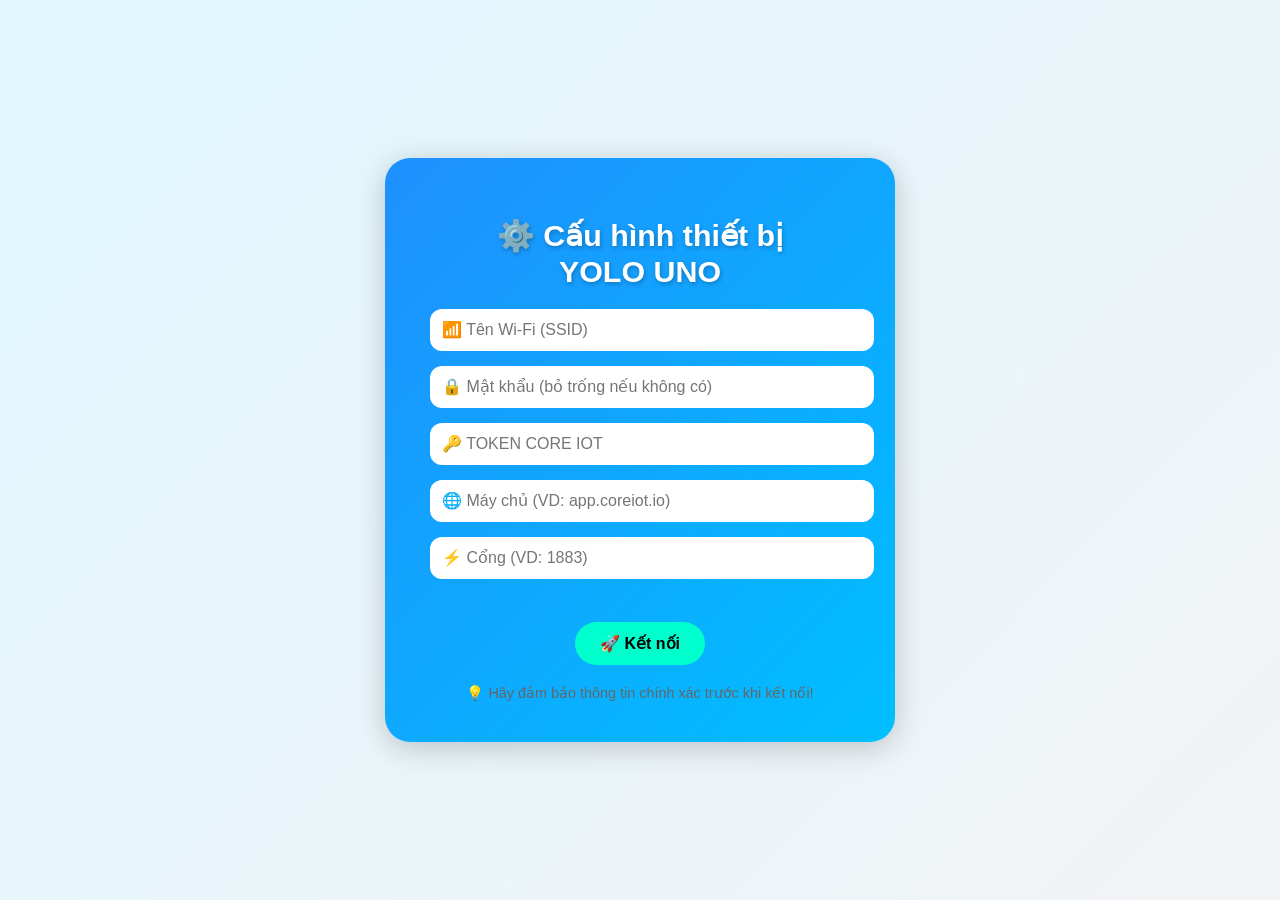
<file: test.html>
<!DOCTYPE html>
<html lang="vi">

<head>
    <meta charset="UTF-8">
    <meta name="viewport" content="width=device-width, initial-scale=1.0">
    <title>⚙️ Cấu hình Wi-Fi YOLO UNO</title>
    <style>
        body {
            font-family: "Segoe UI", Arial, sans-serif;
            background: linear-gradient(135deg, #e0f7ff, #f2f3f5);
            color: #333;
            text-align: center;
            margin: 0;
            height: 100vh;
            display: flex;
            flex-direction: column;
            align-items: center;
            justify-content: center;
        }

        .container {
            background: linear-gradient(135deg, #1e90ff, #00bfff);
            padding: 40px 45px;
            border-radius: 25px;
            box-shadow: 0 6px 30px rgba(0, 0, 0, 0.2);
            width: 90%;
            max-width: 420px;
            color: #f2f3f5;
            animation: fadeIn 1s ease-in-out;
        }

        @keyframes fadeIn {
            from {
                opacity: 0;
                transform: scale(0.95);
            }

            to {
                opacity: 1;
                transform: scale(1);
            }
        }

        h1 {
            font-size: 1.9em;
            margin-bottom: 20px;
            color: #fff;
            text-shadow: 1px 2px 4px rgba(0, 0, 0, 0.25);
        }

        input[type=text],
        input[type=password] {
            width: 100%;
            padding: 12px;
            border: none;
            border-radius: 12px;
            font-size: 1em;
            margin-bottom: 15px;
            outline: none;
            transition: all 0.3s ease;
        }

        input[type=text]:focus,
        input[type=password]:focus {
            box-shadow: 0 0 10px #00ffcc;
            transform: scale(1.02);
        }

        button {
            margin-top: 10px;
            background: #00ffcc;
            color: #000;
            font-weight: bold;
            border: none;
            border-radius: 25px;
            padding: 12px 25px;
            cursor: pointer;
            transition: all 0.3s ease;
            font-size: 1em;
        }

        button:hover {
            background: #00e0b0;
            transform: scale(1.07);
        }

        #msg {
            margin-top: 15px;
            font-weight: 500;
            font-size: 1em;
            color: #fff;
        }

        .emoji {
            font-size: 1.3em;
            margin-right: 6px;
        }

        .footer {
            margin-top: 20px;
            font-size: 0.9em;
            color: #666;
        }
    </style>
</head>

<body>
    <div class="container">
        <h1>⚙️ Cấu hình thiết bị <br> <strong>YOLO UNO</strong></h1>
        <form id="ConfigForm">
            <input name="ssid" id="ssid" type="text" placeholder="📶 Tên Wi-Fi (SSID)" required><br>
            <input name="password" id="pass" type="password" placeholder="🔒 Mật khẩu (bỏ trống nếu không có)"><br>
            <input name="token" id="token" type="text" placeholder="🔑 TOKEN CORE IOT" required><br>
            <input name="server" id="server" type="text" placeholder="🌐 Máy chủ (VD: app.coreiot.io)" required><br>
            <input name="port" id="port" type="text" placeholder="⚡ Cổng (VD: 1883)" required><br><br>
            <button type="submit">🚀 Kết nối</button>
        </form>
        <div id="msg"></div>
        <div class="footer">💡 Hãy đảm bảo thông tin chính xác trước khi kết nối!</div>
    </div>

    <script>
        document.getElementById('ConfigForm').onsubmit = function (e) {
            e.preventDefault();
            let ssid = document.getElementById('ssid').value;
            let pass = document.getElementById('pass').value;
            let token = document.getElementById('token').value;
            let server = document.getElementById('server').value;
            let port = document.getElementById('port').value;

            document.getElementById('msg').innerText = "🔄 Đang gửi thông tin...";

            fetch(`/connect?ssid=${encodeURIComponent(ssid)}&pass=${encodeURIComponent(pass)}&token=${encodeURIComponent(token)}&server=${encodeURIComponent(server)}&port=${encodeURIComponent(port)}`)
                .then(r => r.text())
                .then(msg => {
                    document.getElementById('msg').innerText = msg.includes("Thành công") ? "✅ " + msg : "❌ " + msg;
                })
                .catch(err => {
                    document.getElementById('msg').innerText = "⚠️ Lỗi kết nối tới thiết bị!";
                });
        };
    </script>
</body>

</html>
</file>
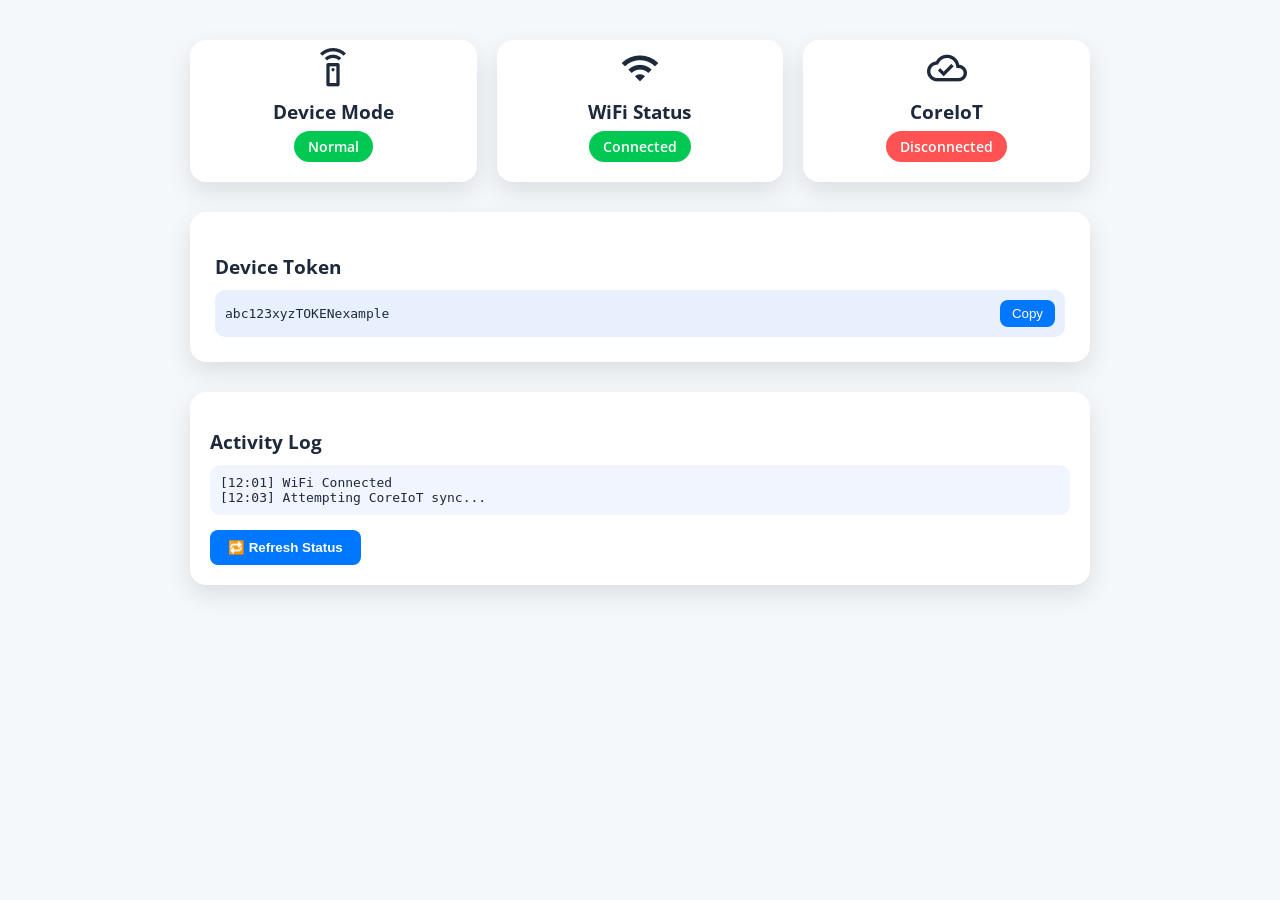
<file: data/cloud.html>
<!DOCTYPE html>
<html lang="en">

<head>
    <meta charset="UTF-8">
    <meta name="viewport" content="width=device-width, initial-scale=1.0">
    <title>Cloud Monitor</title>
    <link href="https://fonts.googleapis.com/css2?family=Open+Sans:wght@400;600;700&display=swap" rel="stylesheet">
    <link href="https://fonts.googleapis.com/icon?family=Material+Icons+Outlined" rel="stylesheet">
    <link rel="stylesheet" href="style.css">

    <style>
        :root {
            --iot-bg: #f4f8fb;
            --iot-primary: #0a3d62;
            --iot-accent: #0077ff;
            --iot-success: #00c853;
            --iot-danger: #ff5252;
            --iot-warning: #ffb300;
            --iot-shadow: 0 10px 25px rgba(0, 0, 0, 0.1);
        }

        body {
            background: var(--iot-bg);
            font-family: 'Open Sans', sans-serif;
            color: #1e293b;
            margin: 0;
        }

        .cloud-container {
            padding: 40px;
            max-width: 900px;
            margin: auto;
        }

        .cloud-header {
            display: flex;
            justify-content: space-between;
            align-items: center;
            margin-bottom: 30px;
        }

        .cloud-header h1 {
            font-size: 1.8rem;
            color: var(--iot-primary);
        }

        .back-link {
            text-decoration: none;
            color: var(--iot-accent);
            font-weight: 600;
            display: flex;
            align-items: center;
            gap: 6px;
        }

        /* Status cards */
        .status-grid {
            display: grid;
            grid-template-columns: repeat(auto-fit, minmax(220px, 1fr));
            gap: 20px;
            margin-bottom: 30px;
        }

        .status-card {
            background: #fff;
            border-radius: 16px;
            padding: 20px;
            box-shadow: var(--iot-shadow);
            text-align: center;
        }

        .status-card .material-icons-outlined {
            font-size: 40px;
            margin-bottom: 8px;
        }

        .status-card h2 {
            font-size: 1.2rem;
            margin-bottom: 6px;
        }

        .status-badge {
            display: inline-block;
            padding: 6px 14px;
            border-radius: 20px;
            font-weight: 600;
            font-size: 0.9rem;
            color: #fff;
        }

        .status-online {
            background: var(--iot-success);
        }

        .status-offline {
            background: var(--iot-danger);
        }

        .status-warning {
            background: var(--iot-warning);
            color: #222;
        }

        /* Token Card */
        .token-card {
            background: #fff;
            border-radius: 16px;
            box-shadow: var(--iot-shadow);
            padding: 25px;
            margin-bottom: 30px;
        }

        .token-card h2 {
            font-size: 1.2rem;
            margin-bottom: 10px;
        }

        .token-display {
            background: #e8f0fe;
            padding: 10px;
            border-radius: 10px;
            font-family: monospace;
            display: flex;
            justify-content: space-between;
            align-items: center;
        }

        .token-display button {
            background: var(--iot-accent);
            color: white;
            border: none;
            border-radius: 8px;
            padding: 6px 12px;
            cursor: pointer;
        }

        /* Log Card */
        .log-card {
            background: #fff;
            border-radius: 16px;
            box-shadow: var(--iot-shadow);
            padding: 20px;
        }

        .log-card h2 {
            font-size: 1.2rem;
            margin-bottom: 10px;
        }

        .log-content {
            background: #f0f5ff;
            border-radius: 10px;
            padding: 10px;
            font-family: monospace;
            max-height: 200px;
            overflow-y: auto;
        }

        .refresh-btn {
            margin-top: 15px;
            background: var(--iot-accent);
            color: white;
            border: none;
            border-radius: 8px;
            padding: 10px 18px;
            cursor: pointer;
            font-weight: 600;
            transition: all 0.2s ease;
        }

        .refresh-btn:hover {
            transform: scale(1.05);
            background: #005ed4;
        }
    </style>
</head>

<body>
    <div class="cloud-container">

        <div class="status-grid">
            <div class="status-card">
                <span class="material-icons-outlined">settings_remote</span>
                <h2>Device Mode</h2>
                <span class="status-badge status-online" id="modeStatus">Normal</span>
            </div>
            <div class="status-card">
                <span class="material-icons-outlined">wifi</span>
                <h2>WiFi Status</h2>
                <span class="status-badge status-online" id="wifiStatus">Connected</span>
            </div>
            <div class="status-card">
                <span class="material-icons-outlined">cloud_done</span>
                <h2>CoreIoT</h2>
                <span class="status-badge status-offline" id="cloudStatus">Disconnected</span>
            </div>
        </div>

        <div class="token-card">
            <h2>Device Token</h2>
            <div class="token-display">
                <span id="tokenValue">abc123xyzTOKENexample</span>
                <button onclick="copyToken()">Copy</button>
            </div>
        </div>

        <div class="log-card">
            <h2>Activity Log</h2>
            <div class="log-content" id="logContent">
                [12:01] WiFi Connected<br>
                [12:03] Attempting CoreIoT sync...
            </div>
            <button class="refresh-btn" onclick="refreshStatus()">🔁 Refresh Status</button>
        </div>
    </div>

    <script>
        function copyToken() {
            const token = document.getElementById("tokenValue").innerText;
            navigator.clipboard.writeText(token);
            alert("Token copied to clipboard!");
        }

        function refreshStatus() {
            // 🔹 Giả lập cập nhật trạng thái
            document.getElementById("cloudStatus").innerText = "Connected";
            document.getElementById("cloudStatus").className = "status-badge status-online";
            document.getElementById("logContent").innerHTML += "<br>[" + new Date().toLocaleTimeString() + "] Cloud reconnected ✅";
        }

    </script>
</body>

</html>
</file>
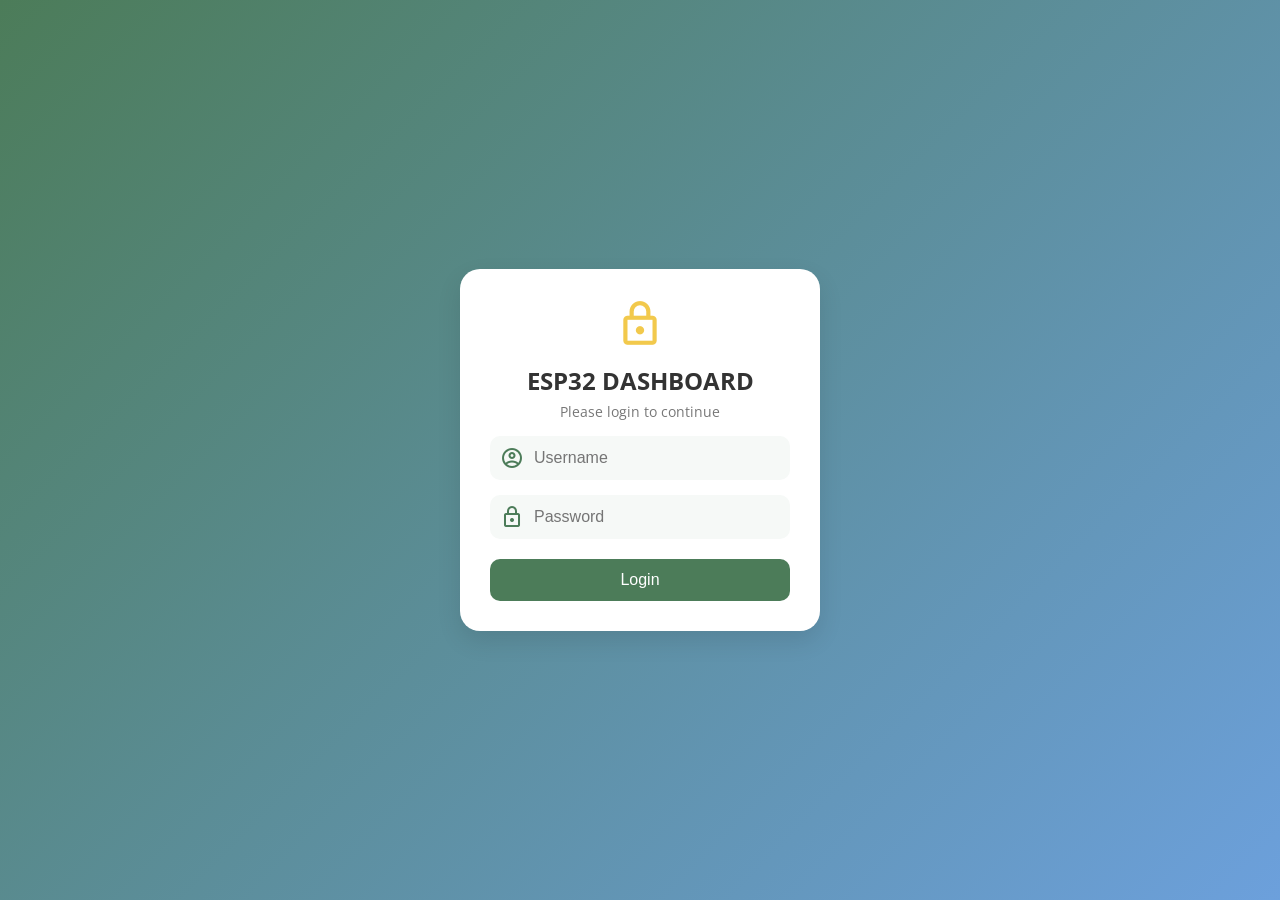
<file: data/login.html>
<!DOCTYPE html>
<html lang="en">

<head>
    <meta charset="UTF-8">
    <meta name="viewport" content="width=device-width, initial-scale=1.0">
    <title>ESP32 Dashboard - Login</title>

    <!-- Open Sans Font -->
    <link href="https://fonts.googleapis.com/css2?family=Open+Sans:wght@300;400;600;700&display=swap" rel="stylesheet">

    <!-- Material Icons -->
    <link href="https://fonts.googleapis.com/icon?family=Material+Icons+Outlined" rel="stylesheet">

    <style>
        :root {
            --agro-green-dark: #4C7C59;
            --agro-green-light: #8FB88F;
            --agro-yellow: #F2C94C;
            --agro-blue: #6CA0DC;
            --agro-bg-light: #f6f9f7;
            --agro-text-dark: #333;
        }

        * {
            margin: 0;
            padding: 0;
            box-sizing: border-box;
        }

        body {
            font-family: 'Open Sans', sans-serif;
            background: linear-gradient(135deg, var(--agro-green-dark), var(--agro-blue));
            display: flex;
            justify-content: center;
            align-items: center;
            height: 100vh;
        }

        .login-container {
            width: 100%;
            max-width: 400px;
            padding: 20px;
        }

        .login-box {
            background-color: #fff;
            border-radius: 20px;
            padding: 30px;
            box-shadow: 0 10px 25px rgba(0, 0, 0, 0.1);
            text-align: center;
        }

        .login-header span {
            font-size: 50px;
            color: var(--agro-yellow);
        }

        .login-header h2 {
            margin: 10px 0 5px;
            font-size: 1.5rem;
            color: var(--agro-text-dark);
        }

        .login-header p {
            font-size: 0.9rem;
            color: #777;
        }

        .input-group {
            display: flex;
            align-items: center;
            background-color: var(--agro-bg-light);
            border-radius: 10px;
            padding: 10px;
            margin-top: 15px;
        }

        .input-group span {
            font-size: 24px;
            color: var(--agro-green-dark);
            margin-right: 10px;
        }

        .input-group input {
            border: none;
            outline: none;
            background: none;
            flex: 1;
            font-size: 1rem;
            color: var(--agro-text-dark);
        }

        .login-btn {
            background-color: var(--agro-green-dark);
            color: white;
            padding: 12px;
            width: 100%;
            border: none;
            border-radius: 10px;
            margin-top: 20px;
            font-size: 1rem;
            cursor: pointer;
            transition: background 0.3s ease;
        }

        .login-btn:hover {
            background-color: var(--agro-green-light);
        }
    </style>
</head>

<body>
    <div class="login-container">
        <div class="login-box">
            <div class="login-header">
                <span class="material-icons-outlined">lock</span>
                <h2>ESP32 DASHBOARD</h2>
                <p>Please login to continue</p>
            </div>
            <form id="loginForm">
                <div class="input-group">
                    <span class="material-icons-outlined">account_circle</span>
                    <input type="text" placeholder="Username" id="username" required>
                </div>
                <div class="input-group">
                    <span class="material-icons-outlined">lock</span>
                    <input type="password" placeholder="Password" id="password" required>
                </div>
                <button type="submit" class="login-btn">Login</button>
            </form>
        </div>
    </div>

    <script>
        // Simple login check (for demo)
        document.getElementById("loginForm").addEventListener("submit", function (e) {
            e.preventDefault();
            let user = document.getElementById("username").value;
            let pass = document.getElementById("password").value;

            if (user === "admin" && pass === "1234") {
                window.location.href = "index.html"; // Chuyển sang dashboard
            } else {
                alert("Invalid username or password!");
            }
        });
    </script>
</body>

</html>
</file>
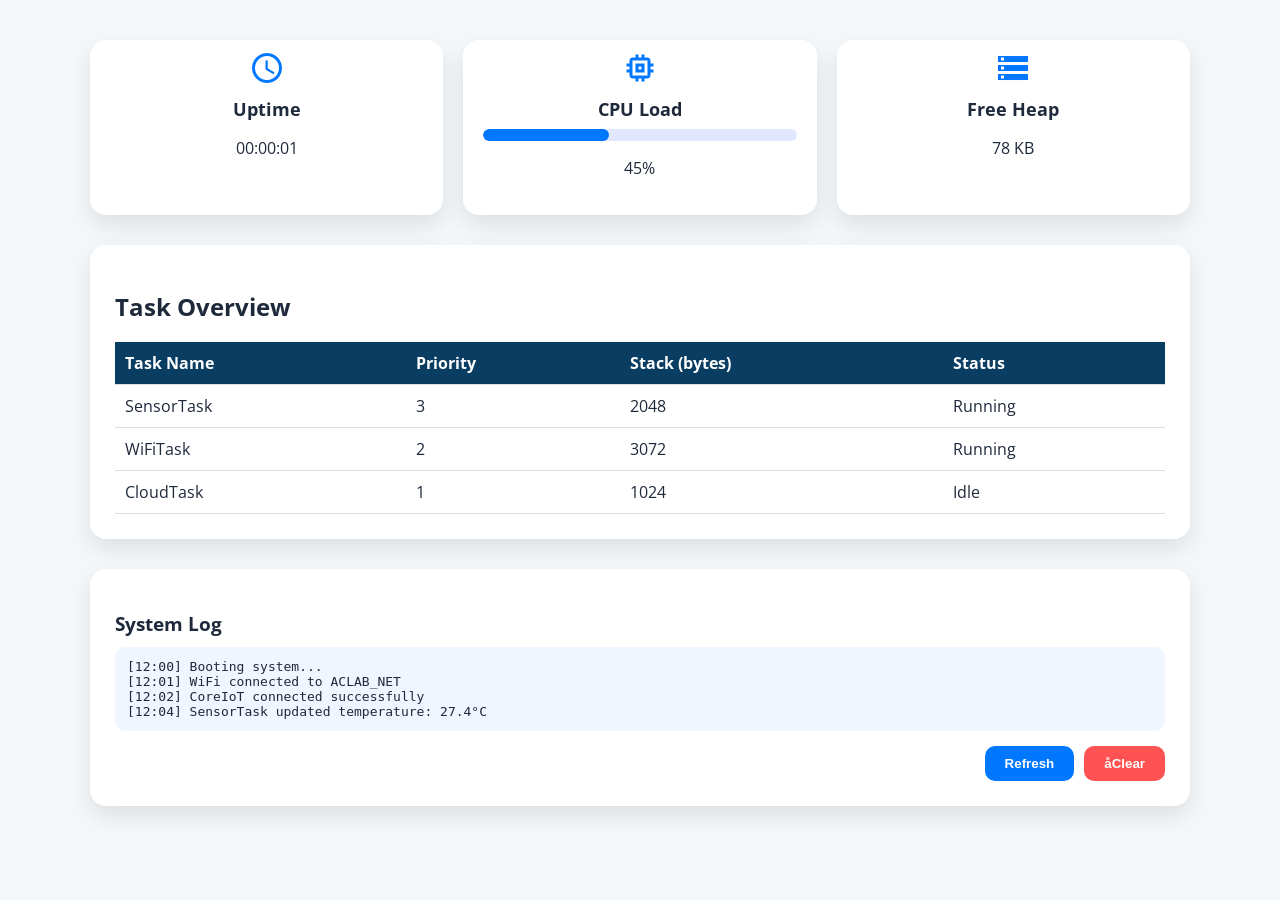
<file: data/system_log.html>
<!DOCTYPE html>
<html lang="en">

<head>
    <meta charset="UTF-8">
    <meta name="viewport" content="width=device-width, initial-scale=1.0">
    <title>System Logs</title>
    <link href="https://fonts.googleapis.com/css2?family=Open+Sans:wght@400;600;700&display=swap" rel="stylesheet">
    <link href="https://fonts.googleapis.com/icon?family=Material+Icons+Outlined" rel="stylesheet">
    <link rel="stylesheet" href="style.css">

    <style>
        :root {
            --iot-bg: #f4f8fb;
            --iot-surface: #ffffff;
            --iot-primary: #0a3d62;
            --iot-accent: #0077ff;
            --iot-danger: #ff5252;
            --iot-success: #00c853;
            --iot-warning: #ffb300;
            --iot-shadow: 0 10px 25px rgba(0, 0, 0, 0.1);
        }

        body {
            background: var(--iot-bg);
            color: #1e293b;
            font-family: 'Open Sans', sans-serif;
            margin: 0;
            padding: 0;
        }

        .system-container {
            padding: 40px;
            max-width: 1100px;
            margin: auto;
        }

        .system-header {
            display: flex;
            justify-content: space-between;
            align-items: center;
            margin-bottom: 30px;
        }

        .system-header h1 {
            font-size: 1.8rem;
            color: var(--iot-primary);
        }

        .back-link {
            text-decoration: none;
            color: var(--iot-accent);
            font-weight: 600;
            display: flex;
            align-items: center;
            gap: 6px;
        }

        .back-link:hover {
            text-decoration: underline;
        }

        /* Info Cards */
        .info-grid {
            display: grid;
            grid-template-columns: repeat(auto-fit, minmax(250px, 1fr));
            gap: 20px;
            margin-bottom: 30px;
        }

        .info-card {
            background: var(--iot-surface);
            border-radius: 16px;
            padding: 20px;
            text-align: center;
            box-shadow: var(--iot-shadow);
        }

        .info-card .material-icons-outlined {
            font-size: 36px;
            margin-bottom: 8px;
            color: var(--iot-accent);
        }

        .info-card h2 {
            font-size: 1.1rem;
            margin-bottom: 5px;
        }

        .progress-bar {
            background: #e0e7ff;
            border-radius: 10px;
            height: 12px;
            overflow: hidden;
            margin-top: 8px;
        }

        .progress-fill {
            height: 100%;
            background: var(--iot-accent);
            width: 40%;
            border-radius: 10px;
            transition: width 0.4s ease;
        }

        /* Task Table */
        .task-card {
            background: var(--iot-surface);
            border-radius: 16px;
            box-shadow: var(--iot-shadow);
            padding: 25px;
            margin-bottom: 30px;
        }

        table {
            width: 100%;
            border-collapse: collapse;
        }

        th,
        td {
            text-align: left;
            padding: 10px;
            border-bottom: 1px solid #ddd;
        }

        th {
            background: var(--iot-primary);
            color: white;
        }

        /* Log Section */
        .log-card {
            background: var(--iot-surface);
            border-radius: 16px;
            box-shadow: var(--iot-shadow);
            padding: 25px;
        }

        .log-card h2 {
            font-size: 1.2rem;
            margin-bottom: 10px;
        }

        .log-content {
            background: #f0f5ff;
            border-radius: 10px;
            padding: 12px;
            font-family: monospace;
            max-height: 220px;
            overflow-y: auto;
        }

        .btn-group {
            margin-top: 15px;
            display: flex;
            justify-content: flex-end;
            gap: 10px;
        }

        .btn {
            border: none;
            border-radius: 10px;
            padding: 10px 20px;
            font-weight: 600;
            cursor: pointer;
            color: #fff;
            transition: all 0.2s ease;
        }

        .btn-refresh {
            background: var(--iot-accent);
        }

        .btn-clear {
            background: var(--iot-danger);
        }

        .btn:hover {
            transform: scale(1.05);
        }
    </style>
</head>

<body>
    <div class="system-container">

        <div class="info-grid">
            <div class="info-card">
                <span class="material-icons-outlined">schedule</span>
                <h2>Uptime</h2>
                <p id="uptime">--:--:--</p>
            </div>
            <div class="info-card">
                <span class="material-icons-outlined">memory</span>
                <h2>CPU Load</h2>
                <div class="progress-bar">
                    <div class="progress-fill" id="cpuFill"></div>
                </div>
                <p id="cpuUsage">45%</p>
            </div>
            <div class="info-card">
                <span class="material-icons-outlined">storage</span>
                <h2>Free Heap</h2>
                <p id="heapFree">78 KB</p>
            </div>
        </div>

        <div class="task-card">
            <h2>Task Overview</h2>
            <table>
                <thead>
                    <tr>
                        <th>Task Name</th>
                        <th>Priority</th>
                        <th>Stack (bytes)</th>
                        <th>Status</th>
                    </tr>
                </thead>
                <tbody id="taskTable">
                    <tr>
                        <td>SensorTask</td>
                        <td>3</td>
                        <td>2048</td>
                        <td>Running</td>
                    </tr>
                    <tr>
                        <td>WiFiTask</td>
                        <td>2</td>
                        <td>3072</td>
                        <td>Running</td>
                    </tr>
                    <tr>
                        <td>CloudTask</td>
                        <td>1</td>
                        <td>1024</td>
                        <td>Idle</td>
                    </tr>
                </tbody>
            </table>
        </div>

        <div class="log-card">
            <h2>System Log</h2>
            <div class="log-content" id="logContent">
                [12:00] Booting system...<br>
                [12:01] WiFi connected to ACLAB_NET<br>
                [12:02] CoreIoT connected successfully<br>
                [12:04] SensorTask updated temperature: 27.4°C
            </div>
            <div class="btn-group">
                <button class="btn btn-refresh" onclick="refreshLogs()">Refresh</button>
                <button class="btn btn-clear" onclick="clearLogs()">åClear</button>
            </div>
        </div>
    </div>

    <script>
        function refreshLogs() {
            const now = new Date().toLocaleTimeString();
            document.getElementById("logContent").innerHTML += `<br>[${now}] Logs refreshed successfully.`;
        }

        function clearLogs() {
            document.getElementById("logContent").innerHTML = "[System log cleared]";
        }

        // Giả lập CPU load động
        setInterval(() => {
            const cpu = Math.floor(Math.random() * 70) + 20;
            document.getElementById("cpuUsage").innerText = cpu + "%";
            document.getElementById("cpuFill").style.width = cpu + "%";
        }, 3000);

        // Giả lập uptime
        let seconds = 0;
        setInterval(() => {
            seconds++;
            const h = Math.floor(seconds / 3600);
            const m = Math.floor((seconds % 3600) / 60);
            const s = seconds % 60;
            document.getElementById("uptime").innerText = `${h.toString().padStart(2, '0')}:${m
                .toString().padStart(2, '0')}:${s.toString().padStart(2, '0')}`;
        }, 1000);
    </script>
</body>

</html>
</file>
<file: data/style.css>
:root {
    --agro-green-dark: #4C7C59;
    --agro-green-light: #8FB88F;
    --agro-brown: #A68A64;
    --agro-yellow: #F2C94C;
    --agro-blue: #6CA0DC;
    --agro-beige: #F5EEE6;
    --agro-bg-light: #f6f9f7;
    --agro-text-dark: #333;
    --agro-shadow: 0 10px 25px rgba(0, 0, 0, 0.1);
    --agro-radius: 20px;
    --agro-green-black: #123a1d;
    --agro-blue-mint: #5ad5fa;
    --ai-primary: #00c9a7;
    /* Màu cyan hiện đại */
    --ai-secondary: #0077ff;
    /* Màu xanh điện tử */
    --ai-deep: #0a1f44;
    /* Nền đậm, sâu */
    --ai-surface: #f0f5f9;
    /* Nền sáng tinh tế */
    --ai-accent: #ffb300;
    /* Vàng nhấn – năng lượng */
    --ai-text-dark: #1e293b;
    /* Chữ chính */
    --ai-text-light: #ffffff;
    /* Chữ sáng */
    --ai-shadow: 0 10px 25px rgba(0, 0, 0, 0.12);
    --ai-radius: 18px;
    --sidebar-width: 260px;
    --sidebar-collapsed: 72px;
    --sidebar-bg: var(--ai-deep, #0a1f44);
    --sidebar-accent: var(#107d6b);
    --sidebar-contrast: rgba(255, 255, 255, 0.95);
    --sidebar-muted: rgba(255, 255, 255, 0.8);
    --sidebar-hover: rgba(255, 255, 255, 0.06);
}


main {
    grid-area: main;
    padding: 20px;
    overflow-y: auto;
    /* Cuộn nếu nội dung vượt */
}

body {
    margin: 0;
    padding: 0;
    box-sizing: border-box;
    background-color: var(--agro-bg-light);
    color: var(--ai-deep);
    font-family: 'Open Sans', sans-serif;
    min-height: 100vh;
    overflow-x: hidden;
}

.material-icons-outlined {
    vertical-align: middle;
    line-height: 1px;
    font-size: 30px;
}

.text-secondary {
    color: rgb(70, 71, 81);
}

.text-blue {
    color: rgb(29, 38, 154);
}

.background-blue {
    background-color: rgb(29, 38, 154);
}

.text-red {
    color: rgb(213, 0, 0);
}

.background-red {
    background-color: rgb(213, 0, 0);
}

.text-green {
    color: rgb(46, 125, 50);
}

.background-green {
    background-color: rgb(46, 125, 50);
}

.text-orange {
    color: rgb(255, 111, 0);
}

.background-orange {
    background-color: rgb(255, 111, 0);
}

.grid-container {
    min-height: 100vh;
    display: grid;
    grid-template-columns: 260px 1fr 1fr 1fr;
    grid-template-rows: 70px 1fr;
    grid-template-areas:
        'sidebar header header header'
        'sidebar main main main';
}

/* ---------- HEADER ---------- */

.header {
    grid-area: header;
    height: 70px;
    display: flex;
    align-items: center;
    justify-content: space-between;
    padding: 0 30px 0 30px;
    box-shadow: 0 6px 7px -4px rgba(0, 0, 0, 0.2);
}

.menu-icon {
    display: none;
}

.main-title {
    display: flex;
    padding: 20px 20px;
}

/* ---------- SIDEBAR UPGRADED ---------- */
/* Sidebar — modern, compact & accessible */
:root {
    --sidebar-width: 260px;
    --sidebar-collapsed: 72px;
    --sidebar-bg: var(--ai-deep, #0a1f44);
    --sidebar-accent: var(--ai-primary, #00c9a7);
    --sidebar-contrast: rgba(255, 255, 255, 0.95);
    --sidebar-muted: rgba(255, 255, 255, 0.8);
    --sidebar-hover: rgba(255, 255, 255, 0.06);
}

/* container */
#sidebar {
    grid-area: sidebar;
    position: fixed;
    left: 0;
    top: 0;
    height: 100vh;
    width: var(--sidebar-width);
    background: linear-gradient(180deg, var(--sidebar-bg), rgba(8, 16, 40, 0.95));
    color: var(--sidebar-contrast);
    box-shadow: 6px 0 20px rgba(2, 6, 23, 0.35);
    display: flex;
    flex-direction: column;
    padding: 18px;
    gap: 12px;
    transition: width 240ms ease, transform 240ms ease;
    z-index: 110;
    overflow: hidden;
}

/* collapsed */
#sidebar.sidebar-collapsed {
    width: var(--sidebar-collapsed);
}

/* header */
.sidebar-header {
    display: flex;
    align-items: center;
    justify-content: space-between;
    gap: 10px;
    padding-bottom: 6px;
    border-bottom: 1px solid rgba(255, 255, 255, 0.04);
}

.brand {
    display: flex;
    align-items: center;
    gap: 12px;
}

.brand-icon {
    font-size: 34px;
    color: var(--sidebar-accent);
    background: rgba(255, 255, 255, 0.04);
    padding: 8px;
    border-radius: 10px;
}

.brand-text {
    line-height: 1;
}

.brand-name {
    font-weight: 700;
    letter-spacing: 0.6px;
    font-size: 16px;
    color: var(--sidebar-contrast);
}

.brand-sub {
    font-size: 11px;
    color: var(--sidebar-muted);
    margin-top: 2px;
}

/* toggle button */
.sidebar-toggle {
    background: transparent;
    border: none;
    color: var(--sidebar-muted);
    padding: 6px;
    border-radius: 8px;
    cursor: pointer;
}

.sidebar-toggle:hover {
    background: rgba(255, 255, 255, 0.03);
    color: var(--sidebar-contrast);
}

/* nav list */
.sidebar-nav {
    margin-top: 10px;
    flex: 1 1 auto;
    overflow: auto;
}

.sidebar-list {
    list-style: none;
    padding: 0;
    margin: 0;
    display: flex;
    flex-direction: column;
    gap: 6px;
}

.sidebar-list-item {
    display: flex;
    align-items: center;
    gap: 12px;
    padding: 10px 12px;
    border-radius: 10px;
    cursor: pointer;
    transition: background 160ms ease, transform 120ms ease;
    color: var(--sidebar-contrast);
    font-size: 15px;
}

.sidebar-list-item .sidebar-icon {
    font-size: 22px;
    color: var(--sidebar-accent);
    min-width: 26px;
    text-align: center;
}

.sidebar-list-item .sidebar-label {
    white-space: nowrap;
    overflow: hidden;
    text-overflow: ellipsis;
}

/* hover / active */
.sidebar-list-item:hover {
    background: var(--sidebar-hover);
    transform: translateY(-1px);
}

.sidebar-list-item.active {
    background: linear-gradient(90deg, rgba(0, 201, 167, 0.12), rgba(0, 119, 255, 0.08));
    box-shadow: inset 0 -1px 0 rgba(255, 255, 255, 0.02);
}

/* collapsed behaviour: show only icons centered, hide labels */
#sidebar.sidebar-collapsed .sidebar-label {
    display: none;
}

#sidebar.sidebar-collapsed .brand-text {
    display: none;
}

#sidebar.sidebar-collapsed .sidebar-toggle {
    transform: rotate(180deg);
}

/* footer user */
/* --- Footer (user info) --- */
.sidebar-footer {
    margin-top: auto;
    padding: 10px 8px 14px 8px;
    /* Giảm padding bottom, đẩy footer lên */
    border-top: 1px solid rgba(255, 255, 255, 0.06);
    display: flex;
    align-items: center;
    justify-content: space-between;
    gap: 10px;
    position: relative;
    top: -6px;
    /* Nhích toàn bộ footer lên một chút */
}

.user {
    display: flex;
    align-items: center;
    gap: 10px;
}

.user-avatar {
    width: 36px;
    height: 36px;
    border-radius: 8px;
    object-fit: cover;
    border: 2px solid rgba(255, 255, 255, 0.08);
}

.user-info {
    line-height: 1.1;
}

.user-name {
    font-size: 13px;
    font-weight: 600;
    color: var(--sidebar-contrast);
}

.user-role {
    font-size: 11px;
    color: var(--sidebar-muted);
}

/* Meta info */
.sidebar-meta {
    font-size: 11px;
    color: var(--sidebar-muted);
    text-align: right;
}


/* overlay for mobile */
.sidebar-overlay {
    position: fixed;
    inset: 0;
    background: rgba(0, 0, 0, 0.45);
    z-index: 105;
    display: none;
}

.sidebar-overlay.active {
    display: block;
}

/* responsive adjustments */
@media (max-width: 900px) {
    #sidebar {
        transform: translateX(-100%);
    }

    #sidebar.sidebar-open {
        transform: translateX(0);
    }

    #sidebar.sidebar-collapsed {
        transform: translateX(0);
        width: var(--sidebar-width);
    }
}



/* ---------- MAIN ---------- */

.main-cards {
    display: grid;
    grid-template-columns: repeat(auto-fit, minmax(250px, 1fr));
    gap: 30px;
    margin: 20px;
}


.card {
    display: flex;
    flex-direction: column;
    justify-content: center;
    padding: 30px 25px;
    border-radius: 20px;
    color: #fff;
    box-shadow: 0 8px 16px rgba(0, 0, 0, 0.1);
    transition: transform 0.2s ease, box-shadow 0.2s ease;
}

.card {
    background-color: #fff;
    color: #333;
    border-radius: 20px;
    padding: 25px;
    box-shadow: 0 10px 25px rgba(0, 0, 0, 0.1);
    transition: transform 0.3s ease, box-shadow 0.3s ease;
    position: relative;
}

.card:hover {
    transform: translateY(-8px);
    box-shadow: 0 20px 30px rgba(0, 0, 0, 0.2);
    cursor: pointer;
}

.card-inner lottie-player {
    width: 160px !important;
    height: 160px !important;
}

.card h2 {
    font-size: 1.1rem;
}

.card h1 {
    font-size: 2.2rem;
    margin-top: 10px;
    font-weight: bold;
}

.temp-card {
    background-color: var(--agro-blue-mint);
    color: #000;
}

.humid-card {
    background-color: var(--agro-green-dark);
    color: #fff;
}




.icon-wrapper {
    width: 100px;
    height: 100px;
    background-color: rgba(255, 255, 255, 0.2);
    /* hoặc màu bạn muốn */
    border-radius: 50%;
    display: flex;
    align-items: center;
    justify-content: center;
    margin: 0 auto;
    /* căn giữa nếu cần */
    box-shadow: 0 4px 12px rgba(0, 0, 0, 0.2);
    transition: transform 0.3s ease;
}

.icon-wrapper:hover {
    transform: scale(1.1);
}

.icon-wrapper lottie-player {
    width: 60px;
    height: 60px;
}



.card:nth-child(1) {
    background-color: var(--agro-yellow);
    /* WIND SPEED */
}

.card:nth-child(2) {
    background-color: var(--agro-green-dark);
    /* WIND DIRECTION */
}

.card:nth-child(3) {
    background-color: var(--agro-blue);
    /* RAINFALL */
    color: #000;
    /* chữ tối hơn vì nền sáng */
}

.card-inner {
    display: flex;
    align-items: center;
    justify-content: space-between;
}

.card-inner>span {
    font-size: 50px;
}

.products {
    background-color: transparent;
    display: grid;
    gap: 20px;
    padding: 20px 20px;
}

.product-card {
    height: 350px;
    width: 30%;
    background-color: rgb(8, 41, 12);
    padding: 25px;
    border-radius: 30px;
    box-shadow: 0 6px 7px -4px rgba(0, 0, 0, 0.2);
}

.product-description {
    padding-top: 50px;
}

.product-button {
    background-color: rgb(29, 38, 154);
    color: rgb(255, 255, 255);
    padding: 20px;
    border-radius: 30px;
}

.product-button>.material-icons-outlined {
    font-size: 50px;
}


.product-icon {
    color: rgb(255, 255, 255);
    width: 48px;
    height: 48px;
    display: flex;
    align-items: center;
    justify-content: center;
    border-radius: 20px;
}

.product-icon>.bi {
    font-size: 25px;
}

.rainfall-card {
    background-color: var(--agro-blue);
    color: #000;
}

.windspeed-card {
    background-color: var(--agro-blue);
}

.chart {
    background-color: #fff;
    border-radius: 20px;
    box-shadow: 0 10px 25px rgba(0, 0, 0, 0.1);
    padding: 25px;
    color: #333;
    transition: box-shadow 0.3s ease;
}

.chart:hover {
    box-shadow: 0 15px 35px rgba(0, 0, 0, 0.2);
}

.card-title {
    font-size: 1.5rem;
    font-weight: 600;
    margin-bottom: 10px;
}


/* ---------- MEDIA QUERIES ---------- */

/* Medium <= 992px */
@media screen and (max-width: 992px) {
    .grid-container {
        grid-template-areas:
            'header'
            'main';
    }

    #sidebar {
        display: none;
    }

    .menu-icon {
        display: inline;
    }

    .sidebar-title>span {
        display: inline;
    }
}

/* Small <= 768px */
@media screen and (max-width: 768px) {
    .main-cards {
        gap: 10px;
        margin-bottom: 0;
    }

    .products {
        margin-top: 30px;
    }
}

@media screen and (max-width: 768px) {
    .main-cards {
        grid-template-columns: 1fr;
        padding: 0 10px;
    }
}

/* Extra Small <= 576px */
@media screen and (max-width: 576px) {
    .header-left {
        display: none;
    }
}

.main-body {
    display: grid;
    grid-template-columns: 1fr 1fr;
    margin: 30px 20px;
    gap: 34px;
}

.login-container {
    width: 100%;
    max-width: 400px;
    padding: 20px;
}

.login-box {
    background-color: #fff;
    border-radius: 20px;
    padding: 30px;
    box-shadow: 0 10px 25px rgba(0, 0, 0, 0.1);
    text-align: center;
}

.login-header span {
    font-size: 50px;
    color: var(--agro-yellow);
}

.login-header h2 {
    margin: 10px 0 5px;
    font-size: 1.5rem;
    color: var(--agro-text-dark);
}

.login-header p {
    font-size: 0.9rem;
    color: #777;
}

.input-group {
    display: flex;
    align-items: center;
    background-color: var(--agro-bg-light);
    border-radius: 10px;
    padding: 10px;
    margin-top: 15px;
}

.input-group span {
    font-size: 24px;
    color: var(--agro-green-dark);
    margin-right: 10px;
}

.input-group input {
    border: none;
    outline: none;
    background: none;
    flex: 1;
    font-size: 1rem;
    color: var(--agro-text-dark);
}

.login-btn {
    background-color: var(--agro-green-dark);
    color: white;
    padding: 12px;
    width: 100%;
    border: none;
    border-radius: 10px;
    margin-top: 20px;
    font-size: 1rem;
    cursor: pointer;
    transition: background 0.3s ease;
}

.login-btn:hover {
    background-color: var(--agro-green-light);
}


/* ===== SENSOR CARDS (Temp & Humidity) ===== */
.sensor-card {
    display: flex;
    align-items: center;
    justify-content: center;
    padding: 25px;
    border-radius: var(--agro-radius);
    box-shadow: var(--agro-shadow);
    transition: all 0.3s ease;
}

.sensor-card:hover {
    transform: translateY(-6px);
    box-shadow: 0 20px 30px rgba(0, 0, 0, 0.15);
}

/* Đồng bộ kích thước icon và nội dung */
.card-inner {
    display: flex;
    align-items: center;
    gap: 20px;
}

.sensor-info h2 {
    font-size: 1rem;
    font-weight: 600;
    margin-bottom: 5px;
    color: var(--ai-text-dark);
}

.sensor-info h1 {
    font-size: 2rem;
    font-weight: 700;
    margin: 0;
}

/* Biểu tượng tròn đồng bộ */
.icon-wrapper {
    width: 90px;
    height: 90px;
    background-color: rgba(255, 255, 255, 0.25);
    border-radius: 50%;
    display: flex;
    align-items: center;
    justify-content: center;
    box-shadow: var(--ai-shadow);
    transition: 0.3s;
}

.icon-wrapper:hover {
    transform: scale(1.1);
}

/* Lottie kích thước thống nhất */
.icon-wrapper lottie-player {
    width: 60px !important;
    height: 60px !important;
}

/* ===== Color theming ===== */
/* ===== Cập nhật hiệu ứng màu cảm biến ===== */

/* Nhiệt độ: đỏ (nóng) sang xanh (lạnh) */
.temp-card {
    background: linear-gradient(135deg, #ff3c00, #ff7a00, #00c9a7, #0077ff);
    background-size: 300% 300%;
    animation: tempGradient 6s ease infinite;
    color: var(--ai-text-light);
}

/* Độ ẩm: xanh dương đậm sang xanh dương nhạt */
.humid-card {
    background: linear-gradient(135deg, #004e92, #0077ff, #00bfff, #89f7fe);
    background-size: 300% 300%;
    animation: humidGradient 6s ease infinite;
    color: var(--ai-text-light);
}


/* Hiệu ứng chuyển động gradient nhẹ
@keyframes tempGradient {
    0% {
        background-position: 0% 50%;
    }

    50% {
        background-position: 100% 50%;
    }

    100% {
        background-position: 0% 50%;
    }
}

@keyframes humidGradient {
    0% {
        background-position: 0% 50%;
    }

    50% {
        background-position: 100% 50%;
    }

    100% {
        background-position: 0% 50%;
    }
} */
</file>
